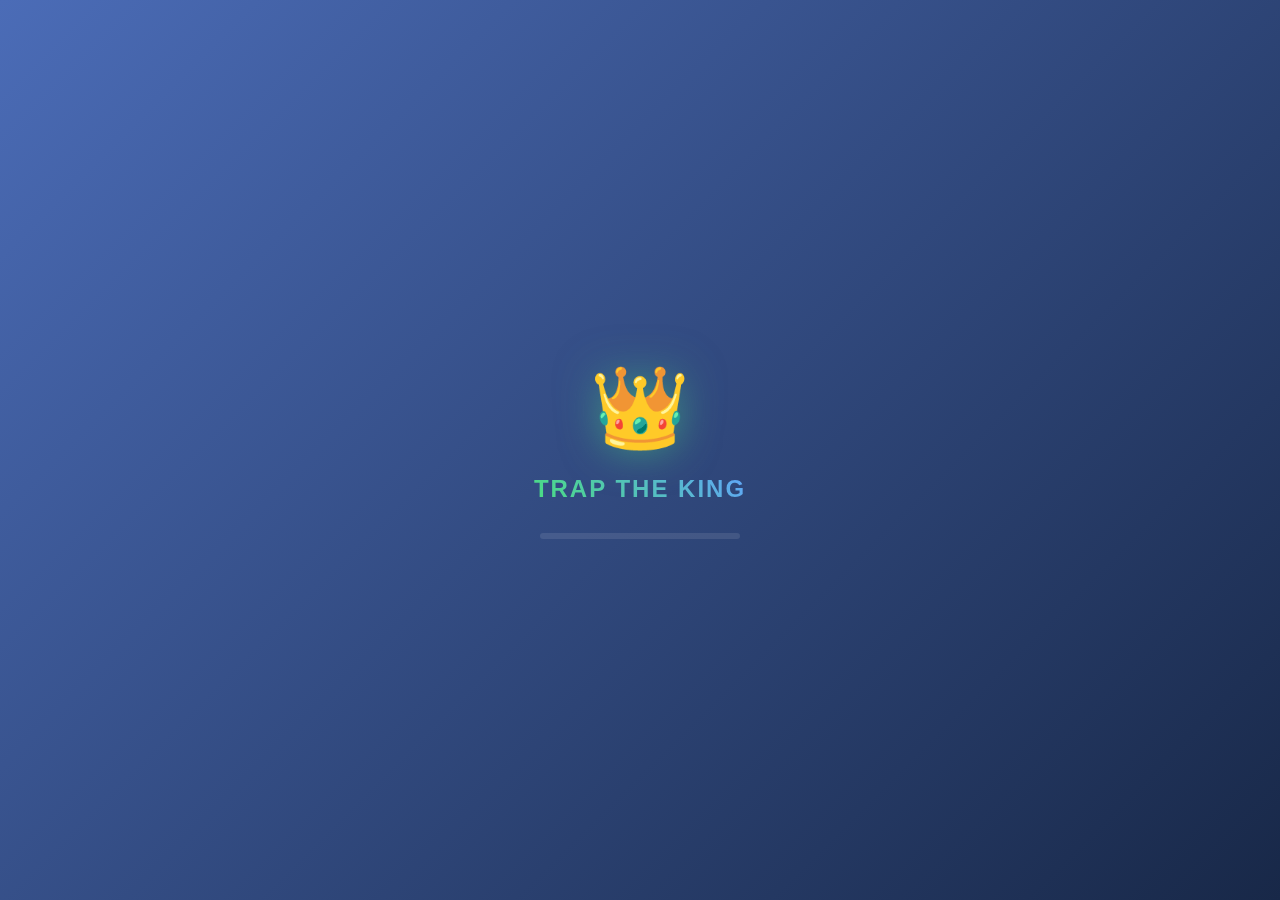
<file: index.html>
<!DOCTYPE html>

<html lang="en">

<head>

    <meta charset="UTF-8">

    <meta name="viewport" content="width=device-width, initial-scale=1.0, maximum-scale=1.0, user-scalable=no">

    <title>🎮 Trap The King - Menu</title>

    <style>

        * { margin: 0; padding: 0; box-sizing: border-box; }

        html { touch-action: manipulation; overscroll-behavior: none; -webkit-text-size-adjust: 100%; }

        body {

            font-family: -apple-system, BlinkMacSystemFont, sans-serif;

            background: linear-gradient(rgba(0, 0, 0, 0.7), rgba(0, 0, 0, 0.7)), url('bg2.jpeg') center/cover no-repeat;

            background-attachment: fixed !important;

            height: 100vh;

            overflow: hidden;

            user-select: none;

            -webkit-user-select: none;

            position: relative;

        }



        /* --- MENU STYLES START --- */

        .menu-btn {

            position: fixed; top: 20px; left: 20px; z-index: 1000;

            background: rgba(255, 255, 255, 0.1); backdrop-filter: blur(10px);

            border: 1px solid rgba(255, 255, 255, 0.2); color: white;

            padding: 10px 15px; border-radius: 12px; font-size: 24px; cursor: pointer;

            transition: all 0.3s ease;

        }

        .menu-btn:active { transform: scale(0.95); }



        .menu-dropdown {

            position: fixed; top: 70px; left: 20px; width: 220px;

            background: rgba(20, 20, 40, 0.95); backdrop-filter: blur(15px);

            border: 1px solid rgba(255, 255, 255, 0.1); border-radius: 16px; padding: 15px;

            z-index: 999; transform-origin: top left; transform: scale(0); opacity: 0;

            transition: all 0.3s cubic-bezier(0.175, 0.885, 0.32, 1.275); pointer-events: none;

            box-shadow: 0 10px 30px rgba(0,0,0,0.5);

        }

        .menu-dropdown.open { transform: scale(1); opacity: 1; pointer-events: all; }



        .menu-item {

            display: flex; align-items: center; justify-content: space-between;

            padding: 12px; color: white; font-size: 16px;

            border-bottom: 1px solid rgba(255,255,255,0.1); cursor: pointer;

        }

        .menu-item:last-child { border-bottom: none; }

        .menu-item:active { background: rgba(255,255,255,0.05); border-radius: 8px; }



        /* Toggle Switch CSS */

        .switch { position: relative; display: inline-block; width: 40px; height: 22px; }

        .switch input { opacity: 0; width: 0; height: 0; }

        .slider {

            position: absolute; cursor: pointer; top: 0; left: 0; right: 0; bottom: 0;

            background-color: #ccc; transition: .4s; border-radius: 22px;

        }

        .slider:before {

            position: absolute; content: ""; height: 16px; width: 16px;

            left: 3px; bottom: 3px; background-color: white; transition: .4s; border-radius: 50%;

        }

        input:checked + .slider { background-color: #4ade80; }

        input:checked + .slider:before { transform: translateX(18px); }



        /* --- ABOUT MODAL STYLES --- */

        .modal-overlay {

            position: fixed; top: 0; left: 0; width: 100%; height: 100%;

            background: rgba(0, 0, 0, 0.8); backdrop-filter: blur(5px); z-index: 2000;

            display: flex; align-items: center; justify-content: center;

            opacity: 0; pointer-events: none; transition: opacity 0.3s;

        }

        .modal-overlay.active { opacity: 1; pointer-events: all; }



        .modal-content {

            background: linear-gradient(135deg, #1a1a2e, #16213e); width: 90%; max-width: 500px;

            padding: 25px; border-radius: 20px; border: 1px solid rgba(255,255,255,0.2); color: white;

            position: relative; transform: translateY(20px); transition: transform 0.3s;

            box-shadow: 0 20px 50px rgba(0,0,0,0.5);

        }

        .modal-overlay.active .modal-content { transform: translateY(0); }



        .modal-header { font-size: 24px; font-weight: bold; margin-bottom: 15px; color: #4ade80; display: flex; justify-content: space-between; align-items: center; }

        .close-modal { background: none; border: none; color: white; font-size: 24px; cursor: pointer; padding: 5px; }

        .modal-body { font-size: 15px; line-height: 1.6; color: #e0e0e0; max-height: 60vh; overflow-y: auto; }

        .modal-body h3 { color: #60a5fa; margin-top: 15px; margin-bottom: 5px; }

        .modal-body ul { padding-left: 20px; margin-bottom: 10px; }



        /* --- GAME GRID & LOADER --- */

        .landscape-warning {

            position: fixed; top: 0; left: 0; width: 100%; height: 100%;

            background: rgba(0,0,0,0.98); display: none; flex-direction: column;

            align-items: center; justify-content: center; z-index: 9999;

            font-size: 24px; color: white; text-align: center; padding: 40px;

        }



        .container {

            min-height: 100vh; display: flex; flex-direction: column;

            align-items: center; justify-content: center; padding: 30px;

            position: relative; max-width: 100vw;

        }



        .title {

            position: absolute; top: 10px; left: 50%; transform: translateX(-50%);

            font-size: clamp(24px, 5vw, 40px) !important;

            background: linear-gradient(45deg, #4ade80, #60a5fa, #f472b6);

            -webkit-background-clip: text; background-clip: text;

            -webkit-text-fill-color: transparent; color: transparent;

            text-align: center; font-weight: 800;

            text-shadow: 0 4px 20px rgba(74, 222, 128, 0.3);

            z-index: 100; pointer-events: none;

        }



        .game-grid {

            display: flex; gap: 35px; align-items: center; min-height: 220px;

            overflow-x: auto; padding: 20px 10px; scrollbar-width: none;

            -ms-overflow-style: none; scroll-snap-type: x mandatory;

            scroll-behavior: smooth; max-width: calc(100vw - 60px);

        }

        .game-grid::-webkit-scrollbar { display: none; }



        .game-box {

            flex: 0 0 200px; height: 140px; border-radius: 20px;

            display: flex; flex-direction: column; align-items: center; justify-content: center;

            text-decoration: none; color: white; font-weight: 700; position: relative;

            overflow: hidden; transition: all 0.4s cubic-bezier(0.175, 0.885, 0.32, 1.275);

            scroll-snap-align: center; cursor: pointer; box-shadow: 0 20px 40px rgba(0,0,0,0.3); padding: 12px;

        }

        .game-box::before { content: ''; position: absolute; top: 0; left: 0; right: 0; bottom: 0; background: inherit; opacity: 0.1; z-index: 0; transition: opacity 0.3s; }

        .game-box:hover::before { opacity: 0.2; }

       

        .game-box:nth-child(1) { background: linear-gradient(135deg, #ff6b6b, #ee5a52); }

        .game-box:nth-child(2) { background: linear-gradient(135deg, #4ecdc4, #44a08d); }

        .game-box:nth-child(3) { background: linear-gradient(135deg, #45b7d1, #96c93d); }

        .game-box:nth-child(4) { background: linear-gradient(135deg, #f9ca24, #f0932b); }

        .game-box:nth-child(5) { background: linear-gradient(135deg, #9b59b6, #8e44ad); }



        .game-box:hover { transform: translateY(-12px) scale(1.03); box-shadow: 0 25px 50px rgba(0,0,0,0.4); }

        .game-box:active { transform: translateY(-6px) scale(1.01); }



        .box-icon { font-size: clamp(36px, 8vw, 56px); margin-bottom: 6px; z-index: 2; filter: drop-shadow(0 4px 8px rgba(0,0,0,0.3)); }

        .box-title { font-size: clamp(16px, 3vw, 22px); margin-bottom: 4px; line-height: 1.2; z-index: 2; text-shadow: 0 2px 8px rgba(0,0,0,0.5); }

        .box-desc { font-size: clamp(12px, 2vw, 14px); opacity: 0.9; z-index: 2; text-align: center; padding: 0 8px; line-height: 1.2; }



        .dots {

            display: flex; gap: 10px; position: absolute; bottom: 10px; left: 50%;

            transform: translateX(-50%); background: rgba(0,0,0,0.7); padding: 8px 16px;

            border-radius: 20px; z-index: 10; margin-top: 0; opacity: 1 !important;

        }

        .dots::before { content: ''; position: absolute; top: -8px; left: -8px; right: -8px; bottom: -8px; background: rgba(0,0,0,0.7); border-radius: 20px; z-index: -1; }

        .dot {

            width: 12px; height: 12px; border-radius: 50%; background: rgba(255,255,255,0.8) !important;

            border: 2px solid rgba(255,255,255,0.9); transition: all 0.3s; cursor: pointer;

        }

        .dot.active { background: #ffffff !important; transform: scale(1.3); box-shadow: 0 0 12px rgba(255,255,255,1); }



        /* Loader Styles */

        #gameLoader {

            position: fixed; top: 0; left: 0; width: 100%; height: 100%;







           background: linear-gradient(135deg, #4b6cb7 0%, #182848 100%);

            z-index: 99999; display: flex; flex-direction: column; align-items: center; justify-content: center;

            transition: opacity 0.5s ease;

        }

        .loader-content { text-align: center; animation: float 2s infinite ease-in-out; }

        .loader-icon { font-size: 80px; filter: drop-shadow(0 0 20px rgba(74, 222, 128, 0.5)); margin-bottom: 20px; }

        .loader-text {

            font-size: 24px; font-weight: 800; color: white; letter-spacing: 2px; margin-bottom: 30px;

            background: linear-gradient(45deg, #4ade80, #60a5fa);

            background-clip: text; -webkit-background-clip: text;

            -webkit-text-fill-color: transparent; color: transparent;

        }

        .progress-bar { width: 200px; height: 6px; background: rgba(255,255,255,0.1); border-radius: 10px; overflow: hidden; margin: 0 auto; }

        .progress-fill {

            height: 100%; background: #4ade80; width: 0%; border-radius: 10px;

            animation: fillProgress 2.8s linear forwards; box-shadow: 0 0 10px #4ade80;

        }

        @keyframes fillProgress { 0% { width: 0%; } 100% { width: 100%; } }

        @keyframes float { 0%, 100% { transform: translateY(0); } 50% { transform: translateY(-10px); } }



        /* Media Queries */

        @media (orientation: portrait) and (max-width: 1023px){

            .landscape-warning { display: flex !important; }

            .container, .menu-btn, .menu-dropdown { display: none !important; }

        }

        @media (min-width: 1200px) {

            .game-grid { flex-wrap: wrap; justify-content: center; gap: 30px; max-width: 1400px; overflow: hidden; padding: 30px 0; min-height: 160px; height: 160px; }

            .game-box { flex: 0 0 260px; height: 180px; }

            .title { position: static; margin-bottom: 40px; transform: none; }

            .dots { display: none; }

            .container { padding: 40px; }

        }

        @media (max-width: 1199px) and (min-width: 768px) and (orientation: landscape) { .game-box { flex: 0 0 260px; height: 175px; } }

        @media (max-width: 2000px) and (orientation: landscape) { .game-grid { gap: 25px; padding: 15px 5px; } .game-box { flex: 0 0 220px; height: 140px; } }

        @media (hover: none) and (pointer: coarse) { * { touch-action: manipulation !important; } }

    </style>

</head>

<body>

    <div id="gameLoader">

        <div class="loader-content">

            <div class="loader-icon">👑</div>

            <div class="loader-text">TRAP THE KING</div>

            <div class="progress-bar"><div class="progress-fill"></div></div>

        </div>

    </div>



    <audio id="bgMusic" loop>

        <source src="music/background.mp3" type="audio/mpeg">

    </audio>



    <div class="landscape-warning">

        <div style="font-size: 32px; margin-bottom: 20px;">🔄 Rotate to Landscape</div>

        <div style="font-size: 18px;">Please rotate your device to play</div>

    </div>



    <button class="menu-btn" id="menuBtn">☰</button>



    <div class="menu-dropdown" id="menuDropdown">

        <div class="menu-item" id="aboutBtn">

            <span>ℹ️ About / Rules</span>

        </div>

        <div class="menu-item">

            <span>🔊 Sound</span>

            <label class="switch">

                <input type="checkbox" id="soundToggle">

                <span class="slider"></span>

            </label>

        </div>

    </div>



    <div class="modal-overlay" id="aboutModal">

        <div class="modal-content">

            <div class="modal-header">

                <span>📜 Game Rules</span>

                <button class="close-modal" id="closeModal">×</button>

            </div>

            <div class="modal-body">

                <h3>Objective:</h3>

                <p>King ko board ke edge (corner) tak pahunchne se roko.</p>

                <h3>How to Play:</h3>

                <ul>

                    <li>King har turn par ek step chalta hai.</li>

                    <li>Aapko boxes par click karke block lagana hai.</li>

                    <li>Agar King board se bahar nikal gaya, aap haar jaoge!</li>

                    <li>Agar King chaaron taraf se ghir gaya, aap jeet jaoge!</li>

                </ul>

                <p style="text-align:center; margin-top:15px; font-weight:bold; color:#f472b6;">Good Luck! 🎮</p>

            </div>

        </div>

    </div>



    <div class="container">

        <h1 class="title">🎮 TRAP THE KING</h1>

       

        <div class="game-grid" id="gameGrid">

            <a href="game-online.html?mode=random" class="game-box" data-slide="0">

                <div class="box-icon">🌐</div>

                <div class="box-title">Random Online</div>

                <div class="box-desc">Random player ke saath</div>

            </a>



            <a href="game-online.html?mode=friend" class="game-box" data-slide="1">

                <div class="box-icon">👥</div>

                <div class="box-title">Friend Online</div>

                <div class="box-desc">Room code se khelo</div>

            </a>



            <a href="game-offline.html" class="game-box" data-slide="2">

                <div class="box-icon">🤝</div>

                <div class="box-title">Offline Friend</div>

                <div class="box-desc">Same phone 2 players</div>

            </a>



            <a href="ai-setup.html" class="game-box" data-slide="3">

                <div class="box-icon">🤖</div>

                <div class="box-title">Computer AI</div>

                <div class="box-desc">AI ke khilaaf khelo</div>

            </a>



            <a href="game-puzzle.html" class="game-box" data-slide="4">

                <div class="box-icon">🧩</div>

                <div class="box-title">Puzzle Mode</div>

                <div class="box-desc">Puzzles solve karo</div>

            </a>

        </div>



        <div class="dots" id="dots">

            <div class="dot active" data-slide="0"></div>

            <div class="dot" data-slide="1"></div>

            <div class="dot" data-slide="2"></div>

            <div class="dot" data-slide="3"></div>

            <div class="dot" data-slide="4"></div>

        </div>

    </div>



    <script>

        document.addEventListener("DOMContentLoaded", function() {

           

            // --- 1. LOADER LOGIC ---

            const loader = document.getElementById('gameLoader');

            if (loader) {

                setTimeout(() => {

                    loader.style.opacity = '0';

                    setTimeout(() => { loader.style.display = 'none'; }, 500);

                }, 3000); // 3 Sec Wait

            }



            // --- 2. MENU LOGIC ---

            const menuBtn = document.getElementById('menuBtn');

            const menuDropdown = document.getElementById('menuDropdown');

            const aboutBtn = document.getElementById('aboutBtn');

            const aboutModal = document.getElementById('aboutModal');

            const closeModal = document.getElementById('closeModal');



            if (menuBtn && menuDropdown) {

                menuBtn.addEventListener('click', (e) => {

                    e.stopPropagation();

                    menuDropdown.classList.toggle('open');

                    menuBtn.innerHTML = menuDropdown.classList.contains('open') ? '✕' : '☰';

                });



                document.addEventListener('click', (e) => {

                    if (!menuDropdown.contains(e.target) && !menuBtn.contains(e.target)) {

                        menuDropdown.classList.remove('open');

                        menuBtn.innerHTML = '☰';

                    }

                });

            }



            // About Modal Logic

            if (aboutBtn && aboutModal) {

                aboutBtn.addEventListener('click', () => {

                    aboutModal.classList.add('active');

                    menuDropdown.classList.remove('open');

                    menuBtn.innerHTML = '☰';

                });



                if (closeModal) closeModal.addEventListener('click', () => aboutModal.classList.remove('active'));

               

                aboutModal.addEventListener('click', (e) => {

                    if (e.target === aboutModal) aboutModal.classList.remove('active');

                });

            }



            // --- 3. SOUND LOGIC ---

            const soundToggle = document.getElementById('soundToggle');

            const bgMusic = document.getElementById('bgMusic');



            if (soundToggle && bgMusic) {

                const savedSound = localStorage.getItem('gameSound');

                soundToggle.checked = (savedSound !== 'off'); // Default ON



                function startAudio() {

                    if (!soundToggle.checked) return; // 🔥 STRICT CHECK

                    if (bgMusic.paused) {

                        bgMusic.play().then(() => {

                            document.removeEventListener('click', startAudio);

                            document.removeEventListener('touchstart', startAudio);

                            document.removeEventListener('keydown', startAudio);

                        }).catch(e => {});

                    }

                }



                document.addEventListener('click', startAudio);

                document.addEventListener('touchstart', startAudio);

                document.addEventListener('keydown', startAudio);



                soundToggle.addEventListener('change', (e) => {

                    e.stopPropagation();

                    if (soundToggle.checked) {

                        localStorage.setItem('gameSound', 'on');

                        bgMusic.play().catch(()=>{});

                        document.addEventListener('click', startAudio);

                        document.addEventListener('touchstart', startAudio);

                    } else {

                        localStorage.setItem('gameSound', 'off');

                        bgMusic.pause();

                    }

                });

            }



            // --- 4. SLIDER LOGIC ---

            if (window.innerHeight < window.innerWidth && window.innerWidth <= 1199) {

                const grid = document.getElementById('gameGrid');

                const dotElements = document.querySelectorAll('.dot');

                let currentSlide = 0;



                if (grid && dotElements.length > 0) {

                    dotElements.forEach((dot, index) => {

                        dot.addEventListener('click', () => {

                            const slideWidth = grid.children[0].offsetWidth + 35;

                            grid.scrollTo({ left: index * slideWidth, behavior: 'smooth' });

                            currentSlide = index;

                            updateDots();

                        });

                    });



                    grid.addEventListener('scroll', () => {

                        const scrollLeft = grid.scrollLeft;

                        const slideWidth = grid.children[0].offsetWidth + 35;

                        currentSlide = Math.round(scrollLeft / slideWidth);

                        updateDots();

                    });



                    function updateDots() {

                        dotElements.forEach((dot, index) => {

                            dot.classList.toggle('active', index === currentSlide);

                        });

                    }

                }

            }



            // Prevent Zoom

            document.addEventListener('dblclick', (e) => e.preventDefault(), { passive: false });

        });

    </script>

</body>

</html>
</file>
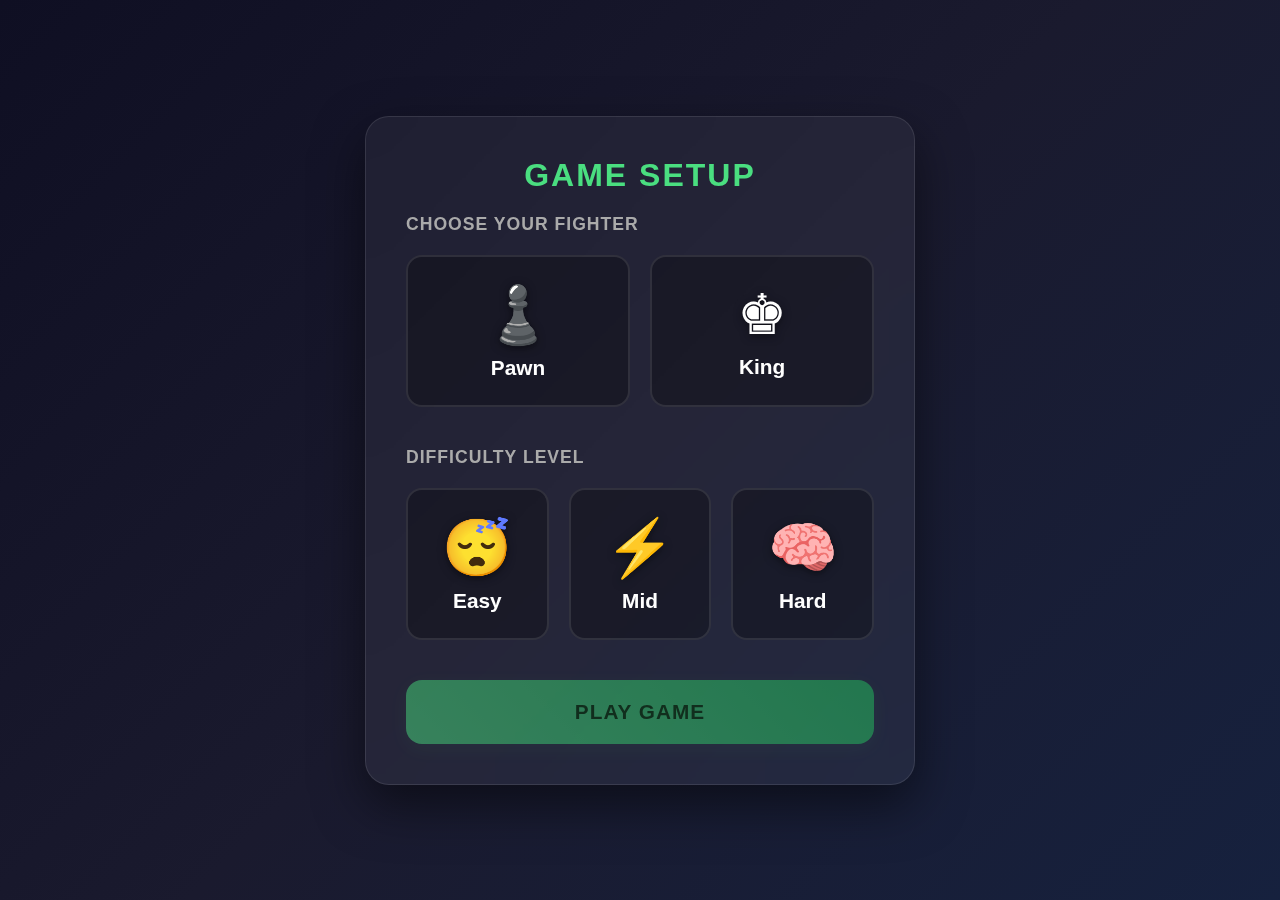
<file: ai-setup.html>
<!DOCTYPE html>
<html lang="en">
<head>
    <meta charset="UTF-8">
    <meta name="viewport" content="width=device-width, initial-scale=1.0, maximum-scale=1.0, user-scalable=no, shrink-to-fit=no">
    <title>Game Setup</title>
    <style>
        * {
            margin: 0;
            padding: 0;
            box-sizing: border-box;
            /* 2. Remove Tap Highlight Color */
            -webkit-tap-highlight-color: transparent;
        }

        html {
            /* 3. Disable Double Tap Zoom via CSS */
            touch-action: manipulation;
            -webkit-text-size-adjust: 100%;
        }

        body {
            background: linear-gradient(135deg, #0f0f23 0%, #1a1a2e 50%, #16213e 100%);
            min-height: 100vh;
            display: flex;
            flex-direction: column;
            align-items: center;
            justify-content: center;
            font-family: -apple-system, BlinkMacSystemFont, "Segoe UI", Roboto, Helvetica, Arial, sans-serif;
            color: white;
            user-select: none; /* Text selection disable */
            -webkit-user-select: none;
            overflow-x: hidden;
            padding: 20px;
            overscroll-behavior: none; /* Disable pull-to-refresh effect */
        }

        .container {
            background: rgba(255, 255, 255, 0.05);
            backdrop-filter: blur(10px);
            -webkit-backdrop-filter: blur(10px);
            padding: 25px;
            border-radius: 24px;
            border: 1px solid rgba(255, 255, 255, 0.1);
            width: 100%;
            max-width: 400px;
            box-shadow: 0 20px 50px rgba(0,0,0,0.5);
            transition: max-width 0.3s ease;
        
        }

        h2 {
            text-align: center;
            margin-bottom: 20px;
            color: #4ade80;
            text-transform: uppercase;
            letter-spacing: 2px;
            font-size: clamp(1.5rem, 5vw, 2rem); 
        }

        .section-title {
            font-size: 0.9rem;
            color: #aaa;
            margin-bottom: 12px;
            text-transform: uppercase;
            font-weight: 700;
            letter-spacing: 1px;
        }

        .option-row {
            display: flex;
            gap: 12px;
            margin-bottom: 25px;
        }

        .option-card {
            flex: 1;
            background: rgba(0, 0, 0, 0.3);
            border: 2px solid rgba(255, 255, 255, 0.1);
            border-radius: 16px;
            padding: 15px 10px;
            text-align: center;
            cursor: pointer;
            transition: all 0.2s cubic-bezier(0.4, 0, 0.2, 1);
            position: relative;
            overflow: hidden;
            touch-action: manipulation; /* Crucial for buttons */
        }

        .option-card:active { 
            transform: scale(0.96); 
        }

        .option-card.selected {
            border-color: #4ade80;
            background: rgba(74, 222, 128, 0.15);
            box-shadow: 0 0 20px rgba(74, 222, 128, 0.2);
        }

        .icon { 
            font-size: clamp(2rem, 8vw, 2.5rem); 
            margin-bottom: 8px; 
            display: block; 
            filter: drop-shadow(0 2px 4px rgba(0,0,0,0.5));
        }

        .label { 
            font-size: clamp(0.9rem, 3vw, 1.1rem); 
            font-weight: 600; 
            display: block;
        }

        .play-btn {
            width: 100%;
            padding: 16px;
            background: linear-gradient(45deg, #4ade80, #22c55e);
            border: none;
            border-radius: 16px;
            color: #003600;
            font-size: 1.1rem;
            font-weight: 800;
            cursor: pointer;
            opacity: 0.5;
            pointer-events: none;
            transition: all 0.3s;
            box-shadow: 0 5px 20px rgba(74, 222, 128, 0.1);
            text-transform: uppercase;
            letter-spacing: 1px;
            touch-action: manipulation;
        }

        .play-btn.active {
            opacity: 1;
            pointer-events: auto;
            transform: translateY(-2px);
            box-shadow: 0 10px 30px rgba(74, 222, 128, 0.4);
        }

        .play-btn:active {
            transform: scale(0.98);
        }

        /* Responsive Breakpoints */
        @media (max-width: 300px) {
            .container { padding: 20px; }
            .option-row { gap: 8px; margin-bottom: 10px; }
            .option-card { padding: 10px 5px; }
            .icon { font-size: 1.0rem; }
            .label { font-size: 0.7rem; }
        }

        @media (min-width: 350px) {
            .container { max-width: 550px; padding: 40px; }
            .section-title { font-size: 1.1rem; margin-bottom: 20px; }
            .option-row { gap: 20px; margin-bottom: 40px; }
            .option-card { padding: 25px 15px; }
            .icon { font-size: 3.5rem; }
            .label { font-size: 1.3rem; }
            .play-btn { font-size: 1.3rem; padding: 20px; }
        }

        @media (min-width: 400px) {
            .option-card:hover {
                background: rgba(255, 255, 255, 0.08);
                border-color: rgba(255, 255, 255, 0.3);
            }
        }

        @media (max-height: 600px) and (orientation: landscape) {
            body { height: auto; padding: 20px 0; justify-content: flex-start; }
            .container { margin-top: 20px; margin-bottom: 20px; }
            h2 { margin-bottom: 15px; }
            .option-row { margin-bottom: 15px; }
        }

        /* Landscape Warning Overlay */
        .landscape-warning {
            position: fixed;
            top: 0; left: 0; width: 100%; height: 100%;
            background: #0f0f23;
            z-index: 9999;
            display: none; /* Default hidden */
            flex-direction: column;
            align-items: center;
            justify-content: center;
            color: #4ade80;
            text-align: center;
        }

        /* Portrait Mode Rules - Force Landscape */
        @media (orientation: portrait) {
            .landscape-warning { display: flex !important; } 
            .container { display: none !important; } /* Main content hide */
        }
        

    </style>
</head>
<body>
    <audio id="bgMusic" loop>
        <source src="music/background.mp3" type="audio/mpeg">
    </audio>
    <div class="landscape-warning">
        <div style="font-size: 50px; margin-bottom: 20px;">🔄</div>
        <div style="font-size: 24px; font-weight: bold;">PLEASE ROTATE YOUR DEVICE</div>
        <div style="font-size: 16px; color: #aaa; margin-top: 10px;">Game requires Landscape Mode</div>
    </div>

    <div class="container">
        <h2>Game Setup</h2>

        <div class="section-title">Choose Your Fighter</div>
        <div class="option-row" id="roleRow">
            <div class="option-card" onclick="selectRole('pawn', this)">
                <span class="icon">♟️</span>
                <span class="label">Pawn</span>
            </div>
            <div class="option-card" onclick="selectRole('king', this)">
                <span class="icon">♚</span>
                <span class="label">King</span>
            </div>
        </div>

        <div class="section-title">Difficulty Level</div>
        <div class="option-row" id="diffRow">
            <div class="option-card" onclick="selectDiff('easy', this)">
                <span class="icon">😴</span>
                <span class="label">Easy</span>
            </div>
            <div class="option-card" onclick="selectDiff('medium', this)">
                <span class="icon">⚡</span>
                <span class="label">Mid</span>
            </div>
            <div class="option-card" onclick="selectDiff('hard', this)">
                <span class="icon">🧠</span>
                <span class="label">Hard</span>
            </div>
        </div>

        <button id="playBtn" class="play-btn">PLAY GAME</button>
    </div>

    <script>
        // 4. Force Stop Zoom Logic (JavaScript)
        
        // Block Pinch Zoom
        document.addEventListener('touchstart', function(event) {
            if (event.touches.length > 1) {
                event.preventDefault(); // Do finger ya zyada lagne par zoom block
            }
        }, { passive: false });

        // Block Double Tap Zoom
        let lastTouchEnd = 0;
        document.addEventListener('touchend', function(event) {
            const now = (new Date()).getTime();
            if (now - lastTouchEnd <= 300) {
                event.preventDefault(); // Agar jaldi tap kiya to block
            }
            lastTouchEnd = now;
        }, false);

        // Block Double Click (Mouse/Touch)
        document.addEventListener('dblclick', function(event) {
            event.preventDefault();
        }, { passive: false });

        // --- Game Logic ---
        let selectedRole = null;
        let selectedDiff = null;
        const playBtn = document.getElementById('playBtn');

        function vibrate() {
            if (navigator.vibrate) navigator.vibrate(20);
        }

        function selectRole(role, element) {
            vibrate();
            selectedRole = role;
            updateSelection('roleRow', element);
            checkReady();
        }

        function selectDiff(diff, element) {
            vibrate();
            selectedDiff = diff;
            updateSelection('diffRow', element);
            checkReady();
        }

        function updateSelection(rowId, element) {
            const cards = document.getElementById(rowId).children;
            for(let card of cards) {
                card.classList.remove('selected');
            }
            element.classList.add('selected');
        }

        function checkReady() {
            if (selectedRole && selectedDiff) {
                playBtn.classList.add('active');
            }
        }

        playBtn.addEventListener('click', () => {
            if (selectedRole && selectedDiff) {
                vibrate();
                playBtn.style.transform = "scale(0.95)";
                setTimeout(() => {
                    window.location.href = `game-ai.html?role=${selectedRole}&diff=${selectedDiff}`;
                }, 100);
            }
        });
    </script>

    <script>
        // --- 🎵 AUTO MUSIC LOGIC ---
        document.addEventListener("DOMContentLoaded", function() {
            const bgMusic = document.getElementById('bgMusic');
            
            // Index page se saved setting check karo
            const savedSound = localStorage.getItem('gameSound');

            // Agar Sound OFF nahi hai, to bajao
            if (savedSound !== 'off') {
                bgMusic.play().catch(error => {
                    // Agar browser autoplay rok de, to pehle click par bajao
                    document.addEventListener('click', () => {
                        bgMusic.play();
                    }, { once: true });
                });
            }
        });
    </script>
</body>
</html>
</file>
